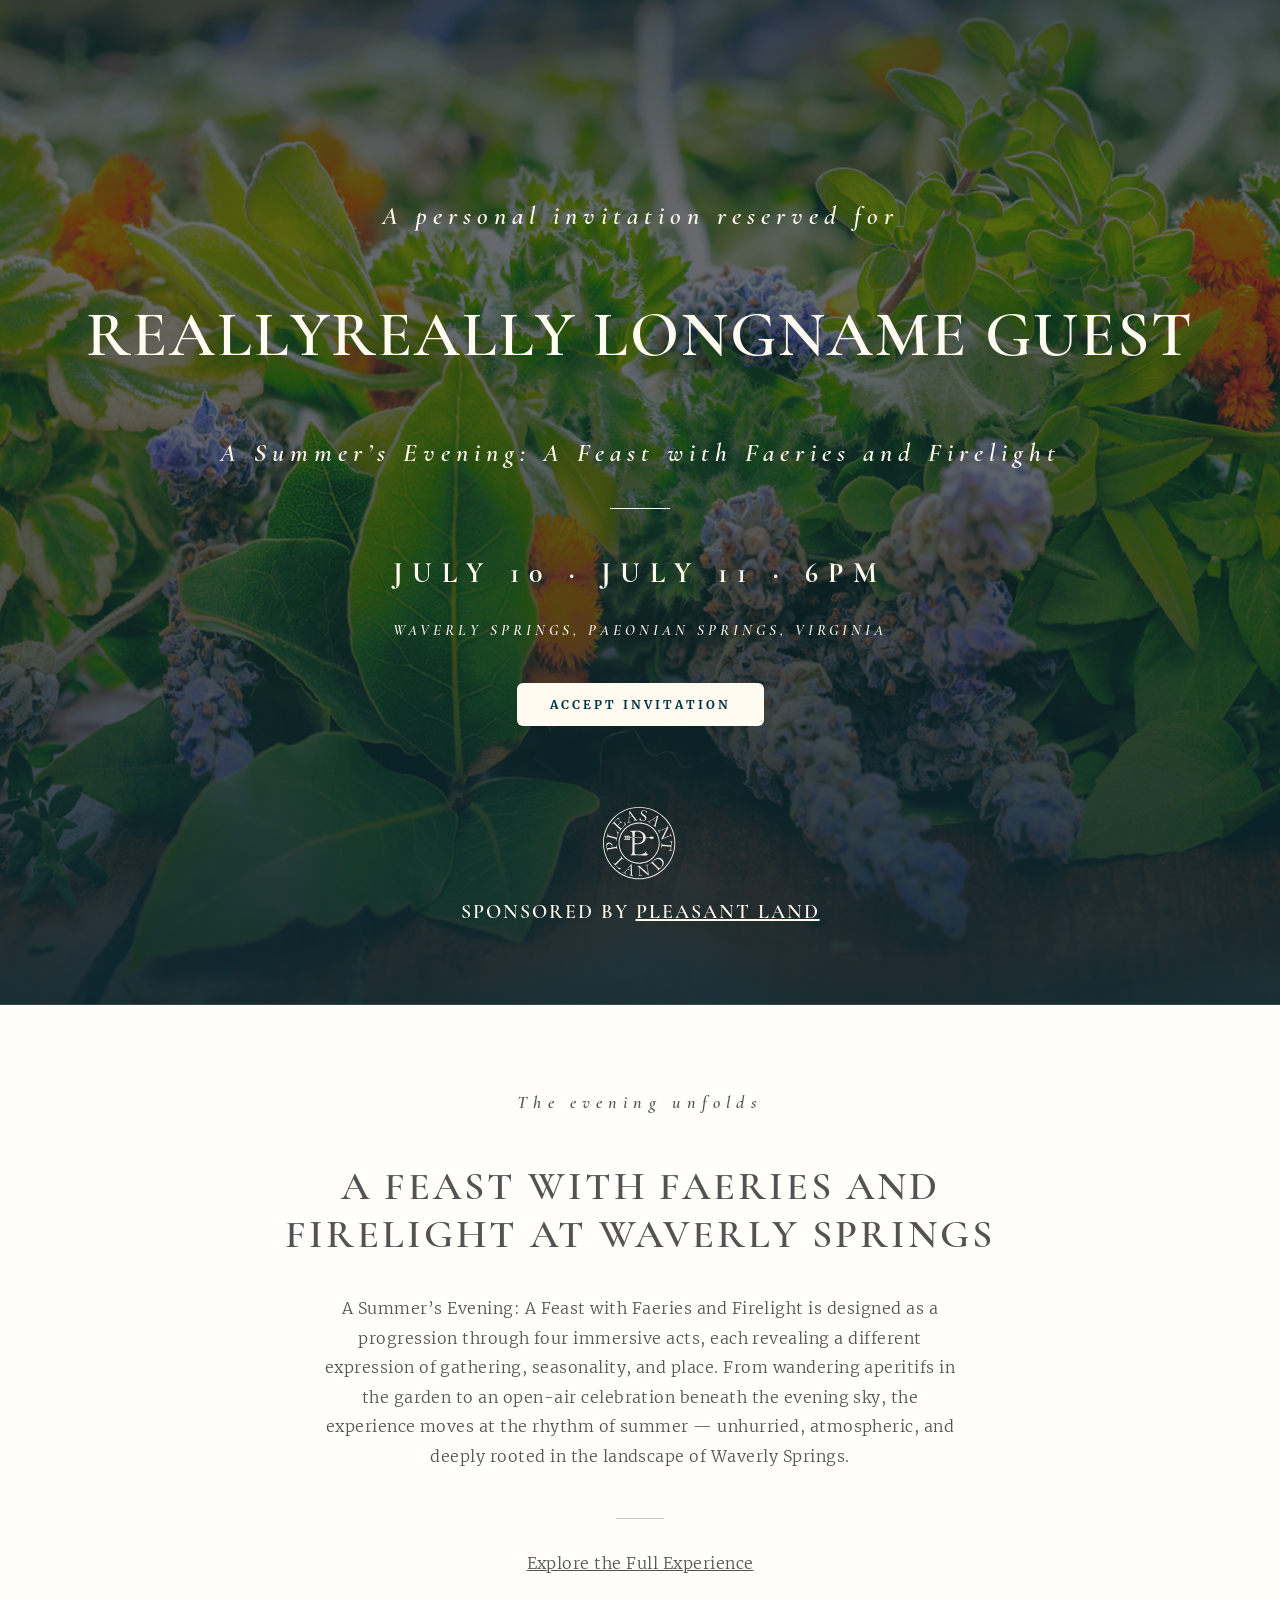
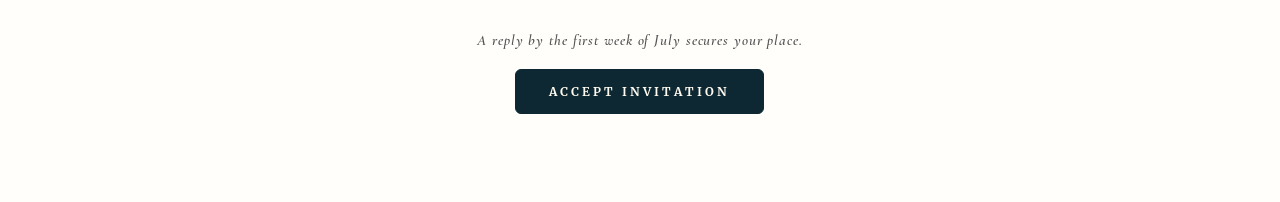
<file: index.html>
<!doctype html>
<html lang="en">
<head>
    <meta charset="UTF-8">
    <meta name="viewport"
          content="width=device-width, user-scalable=no, initial-scale=1.0, maximum-scale=1.0, minimum-scale=1.0">
    <meta http-equiv="X-UA-Compatible" content="ie=edge">
    <title>Waverlysprings | Invite</title>
    <link rel="stylesheet" href="css/main.css">
</head>
<body>
<div class="wrapper">
    <!--  theme header  -->
    <main>
        <!--   hero     -->
        <section class="invite-hero">
            <img class="c-image invite-hero-bg b-image"
                 src="img/hero-bg.jpg" width="1440" height="1005" alt="Bg Image" decoding="async">

            <div class="invite-hero-wrapper">
                <div class="invite-hero-heading">
                    <div class="invite-hero-heading-inner">
                        <div class="invite-hero-subtitle-top">A personal invitation reserved for</div>
                        <h1 class="invite-hero-title">ReallyReally LongName Guest</h1>
                        <div class="invite-hero-subtitle-bottom">A Summer’s Evening: A Feast with Faeries and
                            Firelight
                        </div>
                    </div>
                </div>

                <div class="invite-hero-bottom">
                    <div class="invite-hero-divider"></div>
                    <div class="invite-hero-dates">July 10 · July 11 · 6PM</div>
                    <div class="invite-hero-footer-subtitle">Waverly Springs, Paeonian Springs, Virginia</div>
                </div>

                <button class="c-btn filled accept-invite-btn" data-modal="invite">Accept Invitation</button>

                <div class="invite-hero-sponsor">
                    <a href="https://pleasantland.com/" target="_blank" rel="noopener noreferrer">
                        <img src="img/pl-logo.svg" width="77" height="77"
                             alt="Pleasant Land" class="invite-hero-sponsor-logo">
                    </a>
                    <div class="invite-hero-sponsor-text">
                        SPONSORED BY <a href="https://pleasantland.com/" class="invite-hero-sponsor-link"
                                        target="_blank" rel="noopener noreferrer">PLEASANT LAND</a>
                    </div>
                </div>
            </div>
        </section>

        <!--   cta     -->
        <section class="invite-cta">
            <div class="container">
                <div class="invite-cta-inner">
                    <div class="invite-cta-subtitle-top">The evening unfolds</div>

                    <h2 class="invite-cta-title">A Feast with Faeries and Firelight at Waverly Springs</h2>

                    <div class="invite-cta-content editor-content">
                        <p>A Summer’s Evening: A Feast with Faeries and Firelight is designed as a progression through
                            four immersive acts, each revealing a different expression of gathering, seasonality, and
                            place. From wandering aperitifs in the garden to an open-air celebration beneath the evening
                            sky, the experience moves at the rhythm of summer — unhurried, atmospheric, and deeply
                            rooted in the landscape of Waverly Springs.</p>
                    </div>

                    <div class="invite-cta-divider"></div>
                    <a href="/summer" class="invite-cta-explore-link">
                        Explore the Full Experience </a>

                    <div class="invite-cta-bottom">
                        <div class="invite-cta-subtitle-bottom">A reply by the first week of July secures your place.
                        </div>

                        <button class="c-btn filled dark accept-invite-btn" data-modal="invite">
                            Accept Invitation
                        </button>
                    </div>
                </div>
            </div>
        </section>
    </main>
    <!--  theme footer  -->
    <footer>
    <!--   popup     -->
        <div id="invite-popup" class="popup invite-popup is-hidden" data-modal-id="invite">
            <div class="popup-inner invite-modal">
                <div class="invite-modal-content">
                    <h3 class="invite-modal-title">A personal invitation for:</h3>
                    <div class="invite-modal-name">Very Very Very Long Name</div>
                    <h5>A Feast with Faeries and Firelight</h5>

                    <div class="invite-modal-details">
                        <p class="invite-modal-location">Waverly Springs, Paeonian Springs, Virginia</p>
                    </div>

                    <div class="invite-modal-divider"></div>

                    <form id="invite-form" class="invite-form invite-modal-form">
                        <h4 class="invite-modal-form-title">Select Your Evening</h4>
                        <div class="invite-form-radios">
                            <label class="invite-form-radio">
                                <input type="radio" name="invite_date" value="July 10" required>
                                <span class="invite-form-radio-text">July 10</span>
                            </label>
                            <label class="invite-form-radio">
                                <input type="radio" name="invite_date" value="July 11" required>
                                <span class="invite-form-radio-text">July 11</span>
                            </label>
                        </div>

                        <div class="invite-form-guest">
                            <div class="invite-form-guest-text">
                                <span class="invite-form-guest-title">Bringing a guest?</span>
                                <span class="invite-form-guest-subtitle">Your invitation includes one additional seat</span>
                            </div>
                            <label class="invite-toggle" aria-label="Bringing a guest">
                                <input type="checkbox" name="has_guest" class="invite-toggle-input">
                                <span class="invite-toggle-track"></span>
                            </label>
                        </div>

                        <div class="invite-form-dietary">
                            <label class="invite-form-dietary-label" for="dietary_notes">
                                DIETARY NOTES <span class="invite-form-dietary-optional">(optional)</span>
                            </label>
                            <textarea
                                id="dietary_notes"
                                name="dietary_notes"
                                class="invite-form-dietary-textarea"
                                placeholder="Any allergies or preferences for you or your guest..."
                                rows="3"
                            ></textarea>
                        </div>

                        <button type="submit" class="c-btn filled dark">Accept Invitation</button>
                        <p class="invite-modal-note">Seating is limited - a prompt reply secures your place.</p>
                    </form>
                </div>

                <div class="invite-modal-confirm">
                    <button type="button" class="invite-modal-close" data-modal-close></button>

                    <div class="invite-modal-confirm-sparkle">
                        <span class="invite-modal-confirm-line"></span>
                        <span class="invite-modal-confirm-star"></span>
                        <span class="invite-modal-confirm-line"></span>
                    </div>

                    <h3 class="invite-modal-confirm-title">We'll see you there, <br> Long Long Username</h3>

                    <div class="invite-modal-confirm-badge">
                        JULY 10 · FRIDAY · 6PM · WAVERLY SPRINGS
                    </div>

                    <div class="invite-modal-confirm-divider"></div>

                    <p class="invite-modal-confirm-text">
                        A confirmation has been sent to<br>
                        <strong>test@mail.com</strong><br>
                        with details on arrival<br>
                        and the evening's programme.
                    </p>

                    <button type="button" class="c-btn filled dark invite-modal-confirm-close" data-modal-close>
                        CLOSE
                    </button>
                </div>
            </div>
        </div>
    </footer>
</div>
<script src="js/main.js"></script>
</body>
</html>
</file>
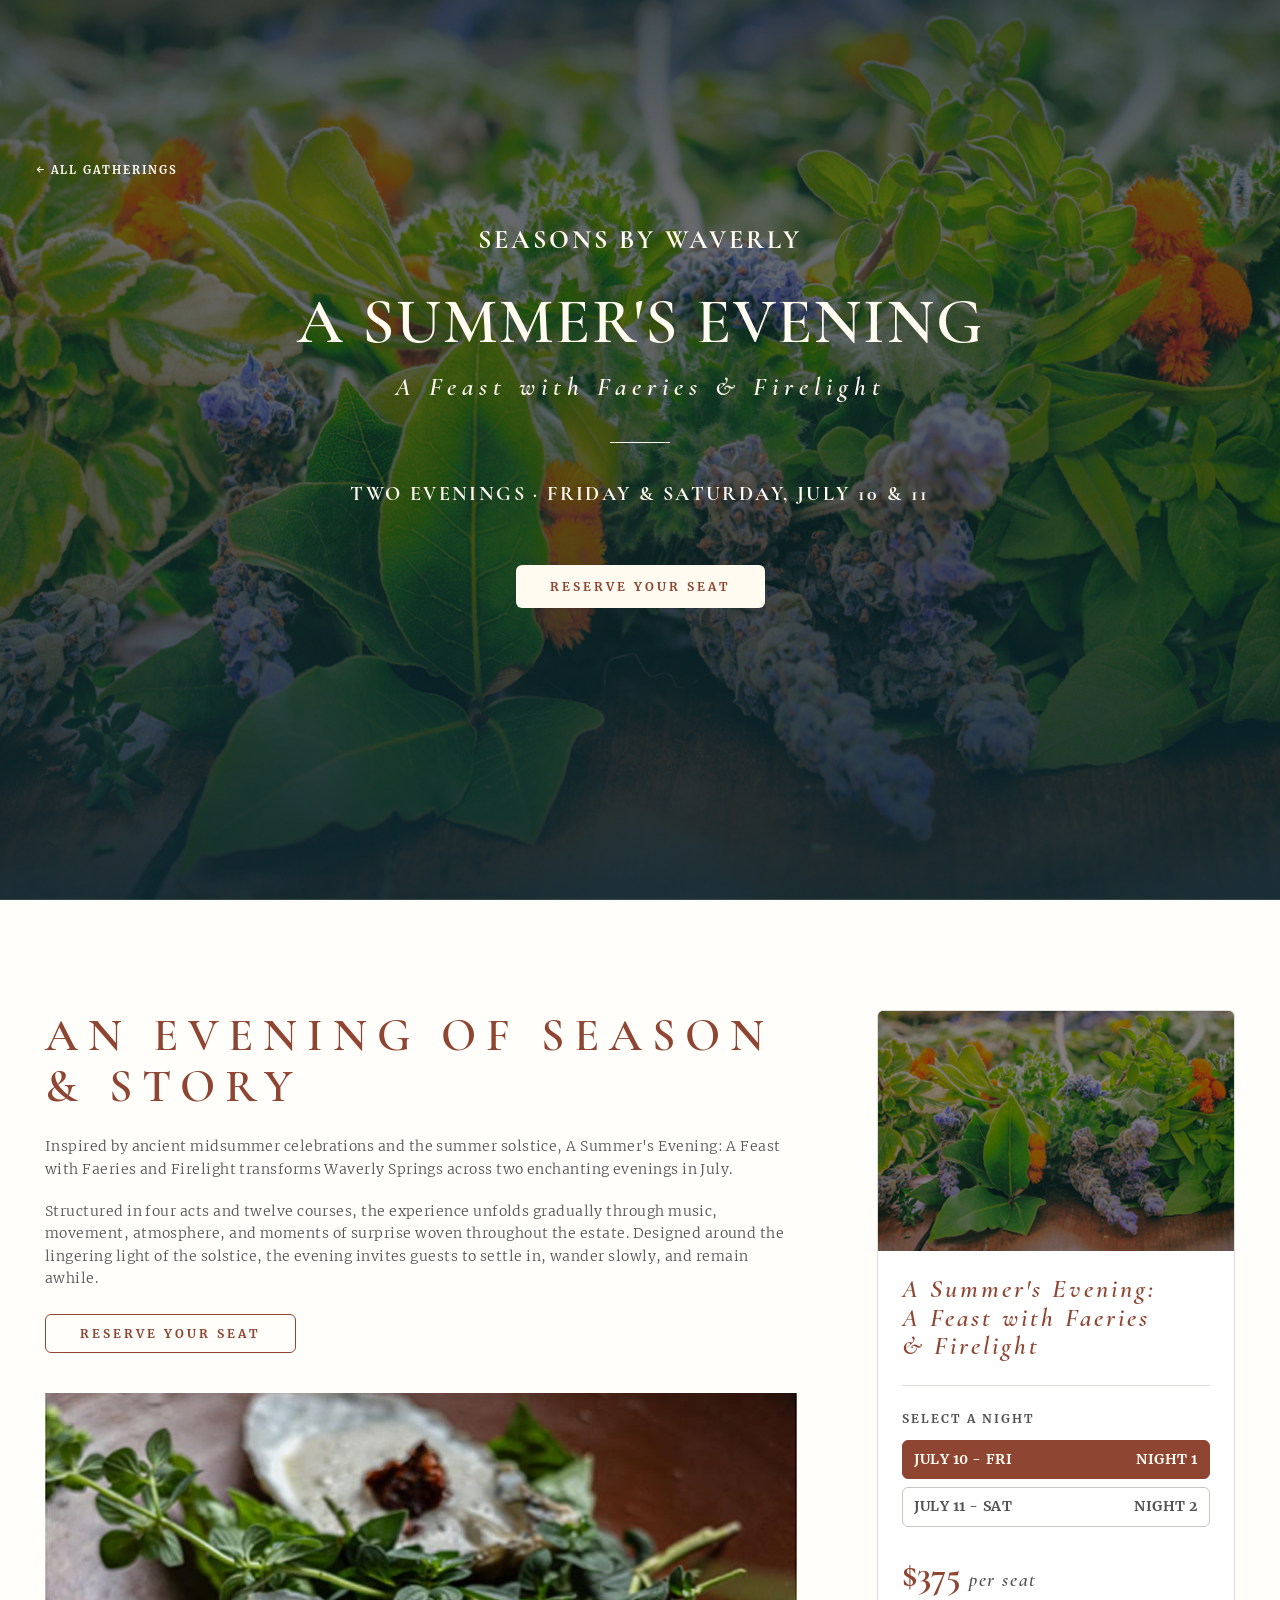
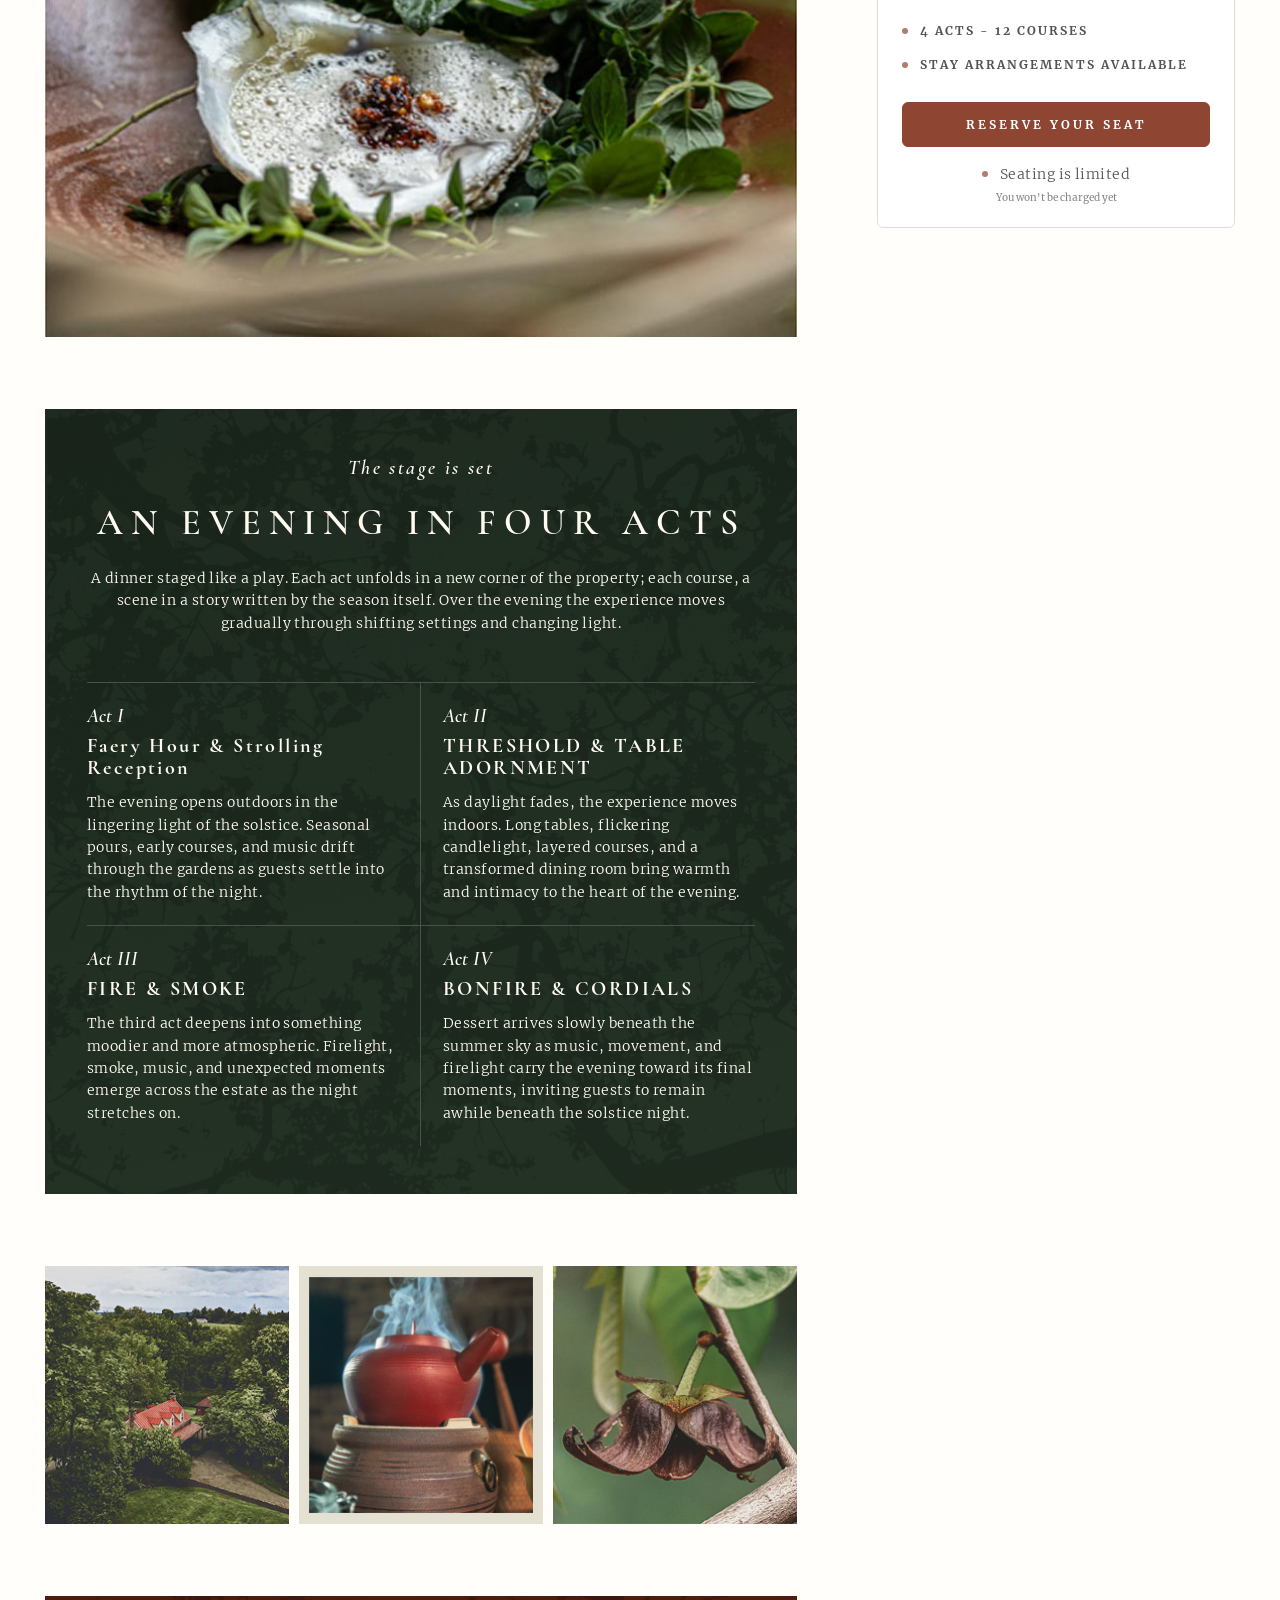
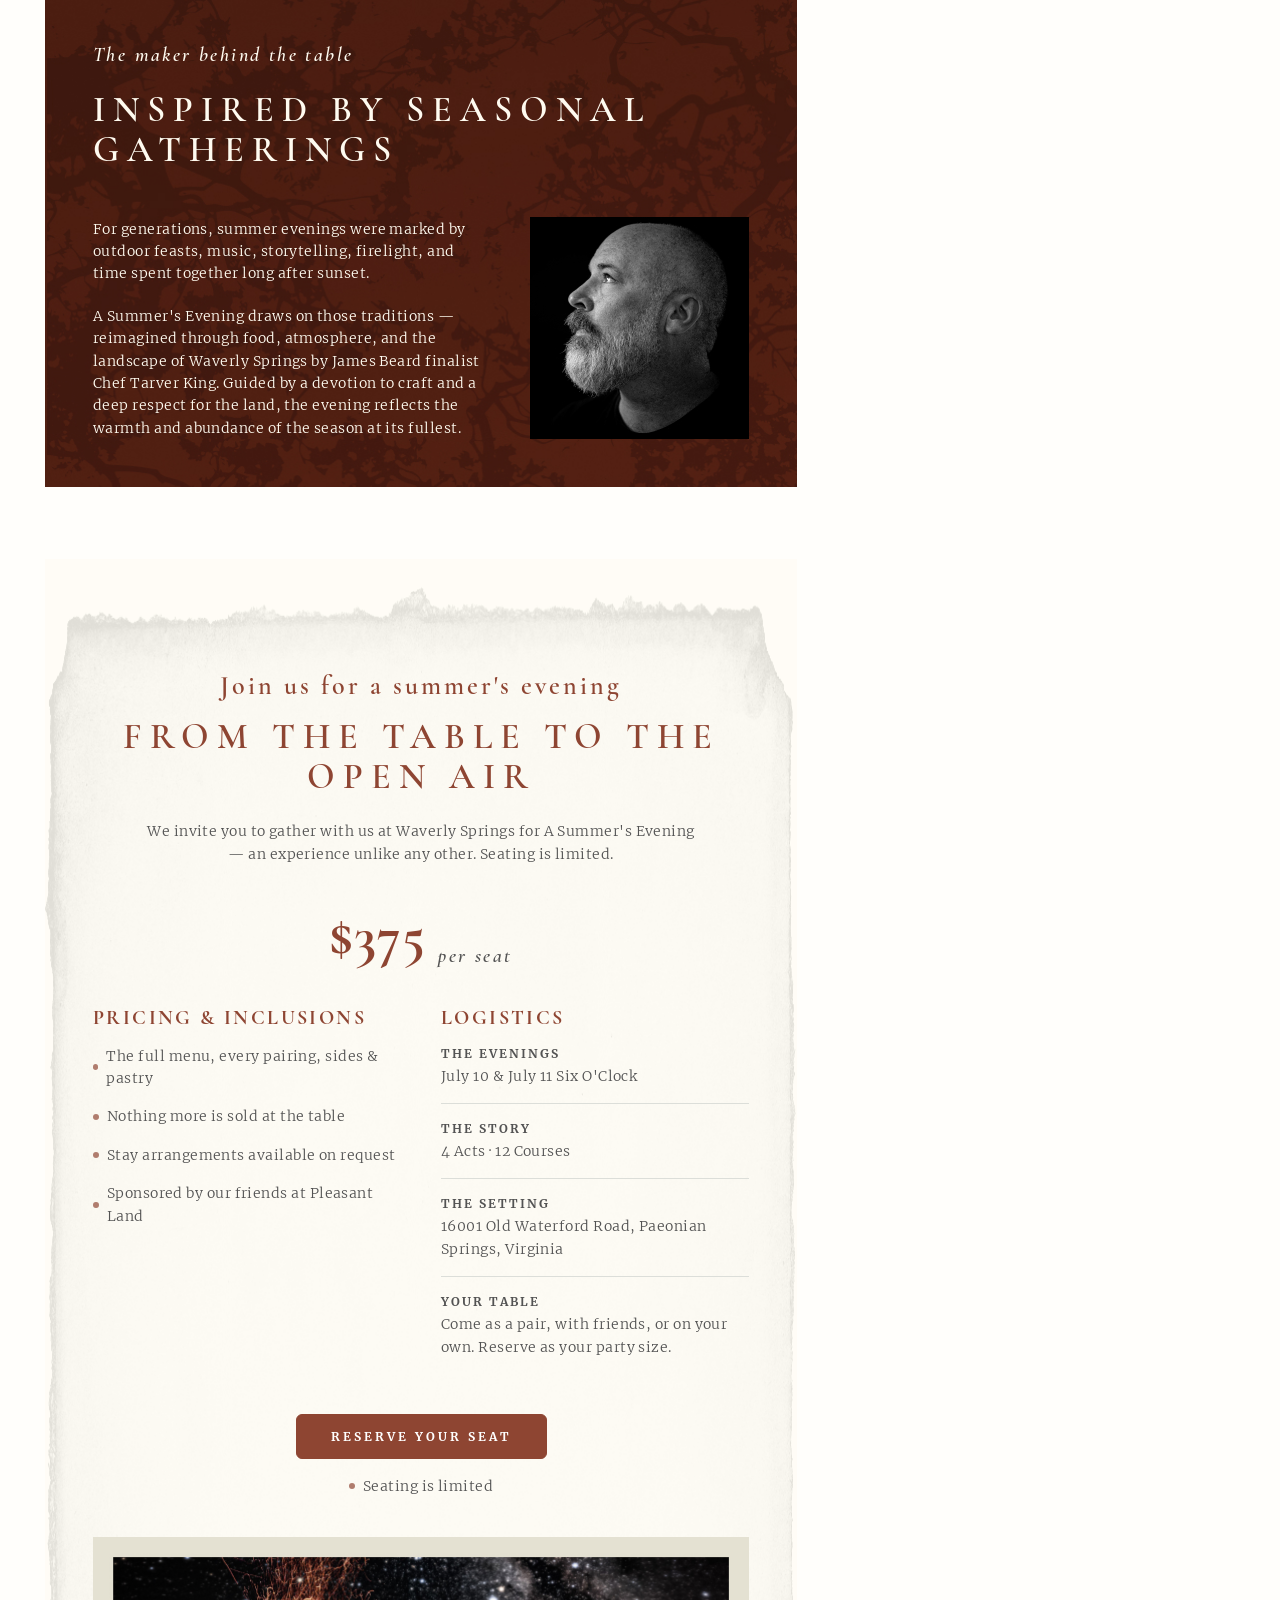
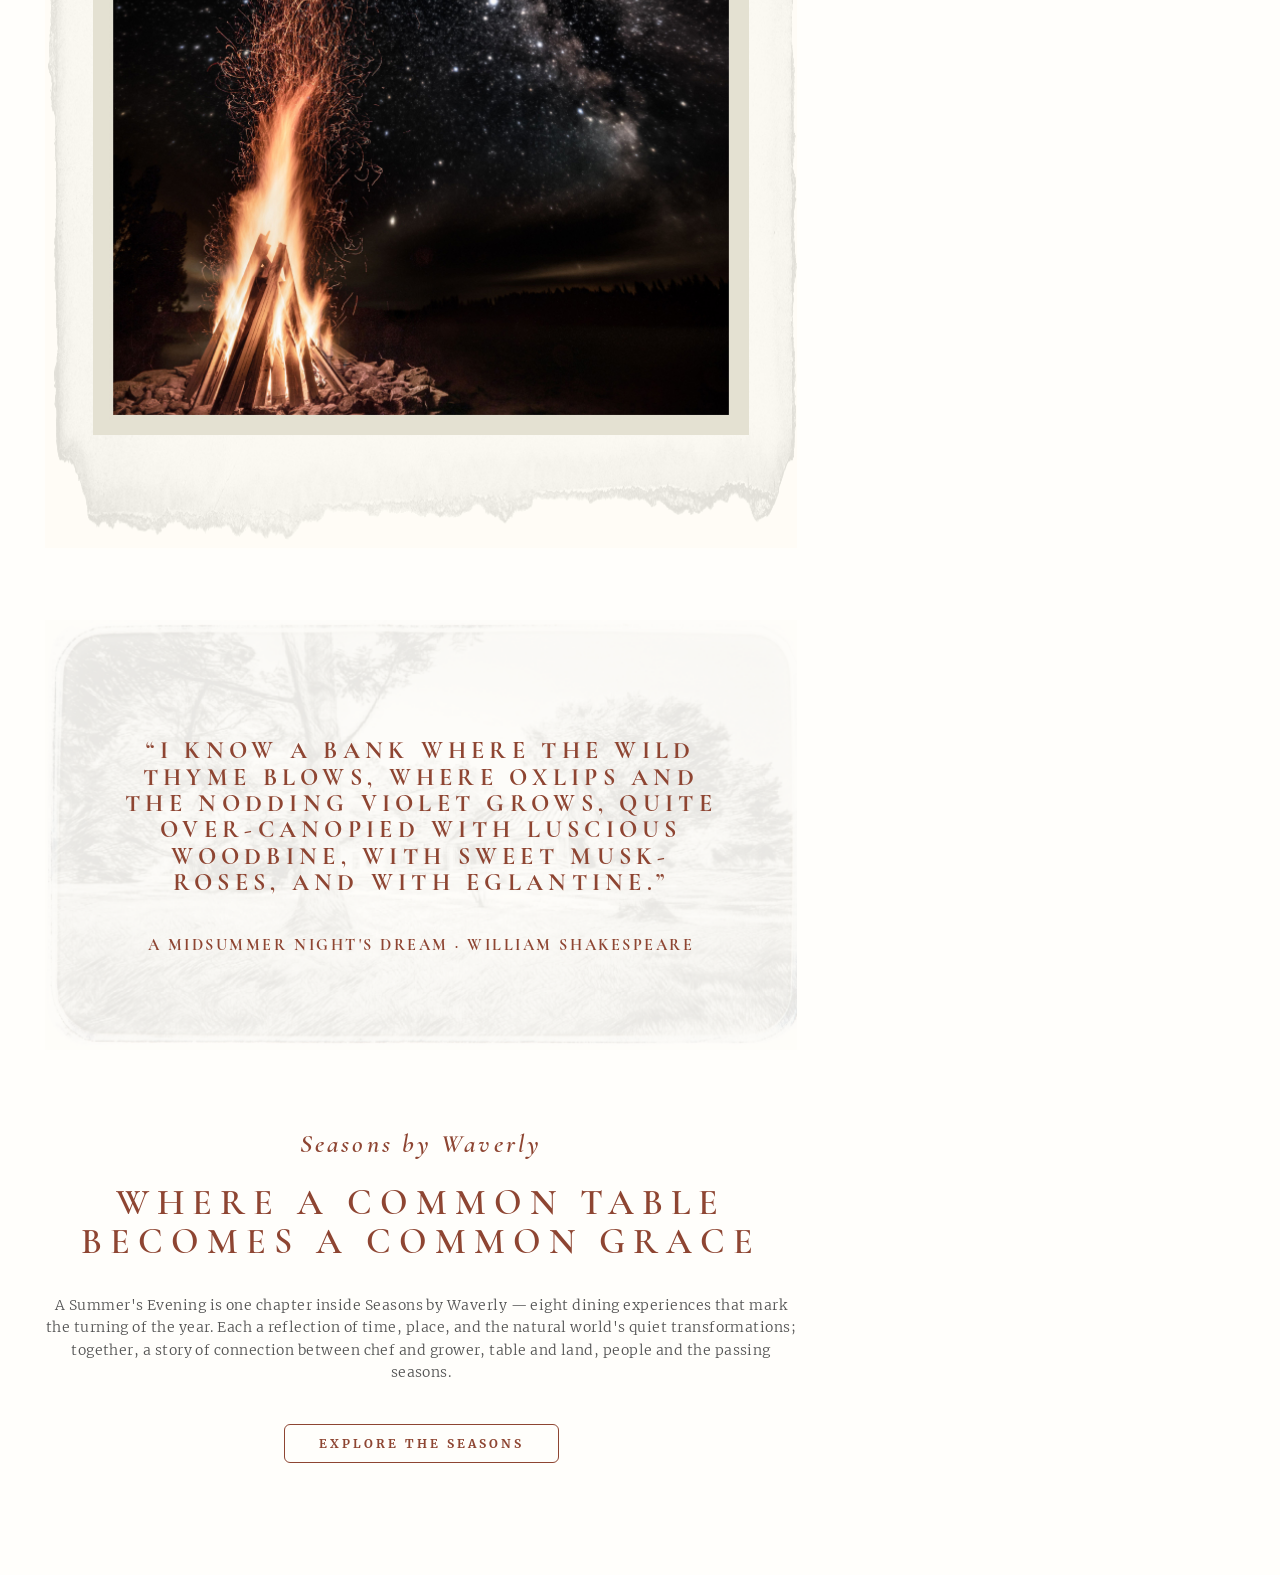
<file: events-single.html>
<!doctype html>
<html lang="en">

<head>
    <meta charset="UTF-8">
    <meta name="viewport"
        content="width=device-width, user-scalable=no, initial-scale=1.0, maximum-scale=1.0, minimum-scale=1.0">
    <meta http-equiv="X-UA-Compatible" content="ie=edge">
    <title>Waverlysprings | Single Event</title>
    <link rel="stylesheet" href="css/main.css">
</head>

<body>
    <div class="wrapper">
        <!--  theme header  -->
        <main>
            <!--  single hero -->
            <section class="single-hero">
                <img class="c-image single-hero-bg b-image" src="img/hero-bg.jpg" width="1440" height="1005"
                    alt="Bg Image" decoding="async">
                <div class="single-hero-wrapper">
                    <a class="single-hero-back" href="/events.html">
                        ← All gatherings
                    </a>
                    <div class="single-hero-heading">
                        <div class="single-hero-heading-inner">
                            <div class="single-hero-subtitle">Seasons by Waverly</div>
                            <h1 class="single-hero-title">A Summer's Evening</h1>
                            <div class="single-hero-subtitle-bottom">
                                A Feast with Faeries & Firelight
                            </div>
                        </div>
                    </div>

                    <div class="single-hero-bottom">
                        <div class="single-hero-divider"></div>
                        <div class="single-hero-dates">Two Evenings · Friday & Saturday, July 10 & 11</div>
                    </div>

                    <a href="/book-a-table" class="c-btn filled-light">Reserve your seat</a>
                </div>
            </section>

            <!-- single content -->
            <div class="events-single">
                <div class="container">
                    <div class="events-single-inner">
                        <div class="single-sections">
                            <section class="events-single-text-image">
                                <h2 class="events-single-title">AN EVENING OF SEASON & STORY</h2>
                                <div class="events-single-text sans-body">
                                    <p>
                                        Inspired by ancient midsummer celebrations and the summer solstice, A Summer's
                                        Evening: A Feast with Faeries and Firelight transforms Waverly Springs across
                                        two enchanting evenings in July.
                                    </p>
                                    <p>
                                        Structured in four acts and twelve courses, the experience unfolds gradually
                                        through music, movement, atmosphere, and moments of surprise woven throughout
                                        the estate. Designed around the lingering light of the solstice, the evening
                                        invites guests to settle in, wander slowly, and remain awhile.
                                    </p>
                                </div>
                                <a href="#book" class="c-btn accent border events-single-btn">RESERVE YOUR SEAT</a>
                                <img src="img/si1.jpg" alt="Oysters" class="events-single-image">
                            </section>
                            <section class="events-single-acts" style="background-image: url('img/green-bg.jpg');">
                                <div class="events-single-acts-header">
                                    <div class="events-single-acts-subtitle">The stage is set</div>
                                    <h2 class="events-single-acts-title">AN EVENING IN FOUR ACTS</h2>
                                    <p class="events-single-acts-intro sans-body">
                                        A dinner staged like a play. Each act unfolds in a new corner of the property;
                                        each course, a scene in a story written by the season itself. Over the evening
                                        the experience moves gradually through shifting settings and changing light.
                                    </p>
                                </div>

                                <div class="events-single-acts-grid">
                                    <div class="events-single-act">
                                        <div class="events-single-act-num">Act I</div>
                                        <h3 class="events-single-act-title">Faery Hour & Strolling Reception</h3>
                                        <p class="events-single-act-desc sans-body">The evening opens outdoors in the
                                            lingering light of the solstice. Seasonal pours, early courses, and music
                                            drift through the gardens as guests settle into the rhythm of the night.</p>
                                    </div>
                                    <div class="events-single-act">
                                        <div class="events-single-act-num">Act II</div>
                                        <h3 class="events-single-act-title uppercase">THRESHOLD & TABLE ADORNMENT</h3>
                                        <p class="events-single-act-desc sans-body">As daylight fades, the experience
                                            moves indoors. Long tables, flickering candlelight, layered courses, and a
                                            transformed dining room bring warmth and intimacy to the heart of the
                                            evening.</p>
                                    </div>
                                    <div class="events-single-act">
                                        <div class="events-single-act-num">Act III</div>
                                        <h3 class="events-single-act-title uppercase">FIRE & SMOKE</h3>
                                        <p class="events-single-act-desc sans-body">The third act deepens into something
                                            moodier and more atmospheric. Firelight, smoke, music, and unexpected
                                            moments emerge across the estate as the night stretches on.</p>
                                    </div>
                                    <div class="events-single-act">
                                        <div class="events-single-act-num">Act IV</div>
                                        <h3 class="events-single-act-title uppercase">BONFIRE & CORDIALS</h3>
                                        <p class="events-single-act-desc sans-body">Dessert arrives slowly beneath the
                                            summer sky as music, movement, and firelight carry the evening toward its
                                            final moments, inviting guests to remain awhile beneath the solstice night.
                                        </p>
                                    </div>
                                </div>
                            </section>

                            <!-- gallery section -->
                            <section class="events-single-gallery">
                                <div class="events-gallery-grid">
                                    <div class="events-gallery-item">
                                        <img src="img/im1.jpg" alt="Event Gallery 1" class="events-gallery-img">
                                    </div>
                                    <div class="events-gallery-item">
                                        <img src="img/im2.jpg" alt="Event Gallery 2" class="events-gallery-img">
                                    </div>
                                    <div class="events-gallery-item">
                                        <img src="img/im3.jpg" alt="Event Gallery 3" class="events-gallery-img">
                                    </div>
                                </div>
                            </section>

                            <!-- maker section -->
                            <section class="events-single-maker" style="background-image: url('img/red-bg.jpg');">
                                <div class="events-single-maker-header">
                                    <div class="events-single-maker-subtitle">The maker behind the table</div>
                                    <h2 class="events-single-maker-title">INSPIRED BY SEASONAL GATHERINGS</h2>
                                </div>
                                <div class="events-single-maker-inner">
                                    <div class="events-single-maker-content">
                                        <div class="events-single-maker-text sans-body color-light">
                                            <p>For generations, summer evenings were marked by outdoor feasts, music,
                                                storytelling, firelight, and time spent together long after sunset.</p>
                                            <p>A Summer's Evening draws on those traditions — reimagined through food,
                                                atmosphere, and the landscape of Waverly Springs by James Beard finalist
                                                Chef Tarver King. Guided by a devotion to craft and a deep respect for
                                                the land, the evening reflects the warmth and abundance of the season at
                                                its fullest.</p>
                                        </div>
                                    </div>
                                    <div class="events-single-maker-image-wrap">
                                        <img src="img/person.jpg" alt="Chef Tarver King"
                                            class="events-single-maker-image">
                                    </div>
                                </div>
                            </section>

                            <!-- paper section -->
                            <section class="events-single-paper" style="background-image: url('img/paper-bg.png');">
                                <div class="events-single-paper-inner">
                                    <div class="events-single-paper-subtitle">Join us for a summer's evening</div>
                                    <h2 class="events-single-paper-title">FROM THE TABLE TO THE<br>OPEN AIR</h2>
                                    <div class="events-single-paper-text sans-body">
                                        We invite you to gather with us at Waverly Springs for A Summer's Evening<br>
                                        — an experience unlike any other. Seating is limited.
                                    </div>

                                    <div class="events-single-paper-price-wrap">
                                        <div class="events-single-paper-price">$375</div>
                                        <div class="events-single-paper-per-seat">per seat</div>
                                    </div>

                                    <div class="events-single-paper-grid">
                                        <div class="events-single-paper-col">
                                            <h3 class="events-single-paper-col-title">PRICING & INCLUSIONS</h3>
                                            <ul class="events-single-paper-list">
                                                <li class="sans-body">The full menu, every pairing, sides & pastry</li>
                                                <li class="sans-body">Nothing more is sold at the table</li>
                                                <li class="sans-body">Stay arrangements available on request</li>
                                                <li class="sans-body">Sponsored by our friends at Pleasant Land</li>
                                            </ul>
                                        </div>
                                        <div class="events-single-paper-col">
                                            <h3 class="events-single-paper-col-title">LOGISTICS</h3>

                                            <div class="events-single-paper-item">
                                                <h4 class="events-single-paper-item-title">THE EVENINGS</h4>
                                                <div class="events-single-paper-item-text sans-body">July 10 & July 11 Six O'Clock
                                                </div>
                                            </div>

                                            <div class="events-single-paper-item">
                                                <h4 class="events-single-paper-item-title">THE STORY</h4>
                                                <div class="events-single-paper-item-text sans-body">4 Acts · 12 Courses</div>
                                            </div>

                                            <div class="events-single-paper-item">
                                                <h4 class="events-single-paper-item-title">THE SETTING</h4>
                                                <div class="events-single-paper-item-text sans-body">16001 Old Waterford Road,
                                                    Paeonian Springs, Virginia</div>
                                            </div>

                                            <div class="events-single-paper-item">
                                                <h4 class="events-single-paper-item-title">YOUR TABLE</h4>
                                                <div class="events-single-paper-item-text sans-body">Come as a pair, with friends,
                                                    or on your own. Reserve as your party size.</div>
                                            </div>
                                        </div>
                                    </div>

                                    <div class="events-single-paper-action">
                                        <a href="/book-a-table" class="c-btn filled-accent">RESERVE YOUR SEAT</a>
                                        <div class="events-single-paper-note sans-body">Seating is limited</div>
                                    </div>

                                    <div class="events-single-paper-image-wrap">
                                        <img src="img/paper-img.jpg" alt="Campfire" class="events-single-paper-image">
                                    </div>
                                </div>
                            </section>

                            <!-- quote section -->
                            <section class="events-single-quote" style="background-image: url('img/quote-bg.png');">
                                <div class="events-single-quote-inner">
                                    <div class="events-single-quote-text">
                                        “I KNOW A BANK WHERE THE WILD THYME BLOWS, WHERE OXLIPS AND THE NODDING VIOLET GROWS, QUITE OVER-CANOPIED WITH LUSCIOUS WOODBINE, WITH SWEET MUSK-ROSES, AND WITH EGLANTINE.”
                                    </div>
                                    <div class="events-single-quote-author">
                                        A MIDSUMMER NIGHT'S DREAM · WILLIAM SHAKESPEARE
                                    </div>
                                </div>
                            </section>

                            <!-- outro section -->
                            <section class="events-single-outro">
                                <div class="events-single-outro-subtitle">Seasons by Waverly</div>
                                <h2 class="events-single-outro-title">WHERE A COMMON TABLE<br>BECOMES A COMMON GRACE</h2>
                                <div class="events-single-outro-text sans-body">
                                    A Summer's Evening is one chapter inside Seasons by Waverly — eight dining experiences that mark the turning of the year. Each a reflection of time, place, and the natural world's quiet transformations; together, a story of connection between chef and grower, table and land, people and the passing seasons.
                                </div>
                                <a href="/seasons" class="c-btn accent">EXPLORE THE SEASONS</a>
                            </section>
                        </div>

                        <aside class="events-single-widget-wrap">
                            <div class="events-single-widget">
                                <img src="img/widget-img.jpg" alt="Flowers" class="events-single-widget-image">
                                <form action="#" method="POST" class="events-single-widget-content">
                                    <input type="hidden" name="event_id" value="123">
                                    <h3 class="events-single-widget-title">A Summer's Evening:<br>A Feast with
                                        Faeries<br>& Firelight</h3>
                                    <div class="events-single-widget-divider"></div>
                                    <div class="events-single-widget-label">SELECT A NIGHT</div>
                                    <div class="events-single-widget-options">
                                        <label class="events-single-widget-option">
                                            <input type="radio" name="night" value="1" checked>
                                            <span class="events-single-widget-option-inner">
                                                <span class="events-single-widget-option-date">JULY 10 - FRI</span>
                                                <span class="events-single-widget-option-night">NIGHT 1</span>
                                            </span>
                                        </label>
                                        <label class="events-single-widget-option">
                                            <input type="radio" name="night" value="2">
                                            <span class="events-single-widget-option-inner">
                                                <span class="events-single-widget-option-date">JULY 11 - SAT</span>
                                                <span class="events-single-widget-option-night">NIGHT 2</span>
                                            </span>
                                        </label>
                                    </div>
                                    <div class="events-single-widget-price">
                                        <span class="events-single-widget-price-val">$375</span>
                                        <span class="events-single-widget-price-label">per seat</span>
                                    </div>
                                    <ul class="events-single-widget-details">
                                        <li>4 ACTS - 12 COURSES</li>
                                        <li>STAY ARRANGEMENTS AVAILABLE</li>
                                    </ul>
                                    <button type="submit" class="c-btn filled-accent events-single-widget-btn">RESERVE
                                        YOUR SEAT</button>
                                    <div class="events-single-widget-note">
                                        <div class="events-single-widget-note-top sans-body">
                                            Seating is limited
                                        </div>
                                        <div class="events-single-widget-note-small">You won't be charged yet</div>
                                    </div>
                                </form>
                            </div>
                        </aside>
                    </div>
                </div>
            </div>
        </main>
        <!--  theme footer  -->
        <footer>
            <!--   popup     -->
            <div id="invite-popup" class="popup invite-popup is-hidden" data-modal-id="invite">
                <div class="popup-inner invite-modal">
                    <div class="invite-modal-content">
                        <h3 class="invite-modal-title">A personal invitation for:</h3>
                        <div class="invite-modal-name">Very Very Very Long Name</div>
                        <h5>A Feast with Faeries and Firelight</h5>

                        <div class="invite-modal-details">
                            <p class="invite-modal-location">Waverly Springs, Paeonian Springs, Virginia</p>
                        </div>

                        <div class="invite-modal-divider"></div>

                        <form id="invite-form" class="invite-form invite-modal-form">
                            <h4 class="invite-modal-form-title">Select Your Evening</h4>
                            <div class="invite-form-radios">
                                <label class="invite-form-radio">
                                    <input type="radio" name="invite_date" value="July 10" required>
                                    <span class="invite-form-radio-text">July 10</span>
                                </label>
                                <label class="invite-form-radio">
                                    <input type="radio" name="invite_date" value="July 11" required>
                                    <span class="invite-form-radio-text">July 11</span>
                                </label>
                            </div>

                            <div class="invite-form-guest">
                                <div class="invite-form-guest-text">
                                    <span class="invite-form-guest-title">Bringing a guest?</span>
                                    <span class="invite-form-guest-subtitle">Your invitation includes one additional
                                        seat</span>
                                </div>
                                <label class="invite-toggle" aria-label="Bringing a guest">
                                    <input type="checkbox" name="has_guest" class="invite-toggle-input">
                                    <span class="invite-toggle-track"></span>
                                </label>
                            </div>

                            <div class="invite-form-dietary">
                                <label class="invite-form-dietary-label" for="dietary_notes">
                                    DIETARY NOTES <span class="invite-form-dietary-optional">(optional)</span>
                                </label>
                                <textarea id="dietary_notes" name="dietary_notes" class="invite-form-dietary-textarea"
                                    placeholder="Any allergies or preferences for you or your guest..."
                                    rows="3"></textarea>
                            </div>

                            <button type="submit" class="c-btn filled dark">Accept Invitation</button>
                            <p class="invite-modal-note">Seating is limited - a prompt reply secures your place.</p>
                        </form>
                    </div>

                    <div class="invite-modal-confirm">
                        <button type="button" class="invite-modal-close" data-modal-close></button>

                        <div class="invite-modal-confirm-sparkle">
                            <span class="invite-modal-confirm-line"></span>
                            <span class="invite-modal-confirm-star"></span>
                            <span class="invite-modal-confirm-line"></span>
                        </div>

                        <h3 class="invite-modal-confirm-title">We'll see you there, <br> Long Long Username</h3>

                        <div class="invite-modal-confirm-badge">
                            JULY 10 · FRIDAY · 6PM · WAVERLY SPRINGS
                        </div>

                        <div class="invite-modal-confirm-divider"></div>

                        <p class="invite-modal-confirm-text">
                            A confirmation has been sent to<br>
                            <strong>test@mail.com</strong><br>
                            with details on arrival<br>
                            and the evening's programme.
                        </p>

                        <button type="button" class="c-btn filled dark invite-modal-confirm-close" data-modal-close>
                            CLOSE
                        </button>
                    </div>
                </div>
            </div>
            <!-- Waitlist Popup -->
            <div id="waitlist-popup" class="popup waitlist-popup is-hidden" data-modal-id="waitlist">
                <div class="popup-inner waitlist-modal">
                    <button type="button" class="invite-modal-close" data-modal-close></button>
                    
                    <div class="waitlist-modal-content">
                        <h3 class="waitlist-modal-title">Guest Details</h3>
                        <p class="waitlist-modal-subtitle sans-body">So we can prepare a proper welcome.</p>
                        
                        <form id="waitlist-form" class="waitlist-form">
                            <div class="waitlist-form-grid">
                                <div class="waitlist-form-group">
                                    <label class="waitlist-form-label" for="wl_first_name_s">FIRST NAME*</label>
                                    <input type="text" id="wl_first_name_s" name="first_name" class="waitlist-form-input" placeholder="Placeholder text" required>
                                </div>
                                <div class="waitlist-form-group">
                                    <label class="waitlist-form-label" for="wl_last_name_s">LAST NAME*</label>
                                    <input type="text" id="wl_last_name_s" name="last_name" class="waitlist-form-input" placeholder="Placeholder text" required>
                                </div>
                                <div class="waitlist-form-group">
                                    <label class="waitlist-form-label" for="wl_email_s">EMAIL*</label>
                                    <input type="email" id="wl_email_s" name="email" class="waitlist-form-input" placeholder="Placeholder text" required>
                                </div>
                                <div class="waitlist-form-group">
                                    <label class="waitlist-form-label" for="wl_phone_s">PHONE NUMBER*</label>
                                    <input type="tel" id="wl_phone_s" name="phone" class="waitlist-form-input" placeholder="Placeholder text" required>
                                </div>
                            </div>
                            
                            <button type="submit" class="c-btn accent waitlist-form-btn">JOIN WAITLIST</button>
                        </form>
                    </div>
                </div>
            </div>
        </footer>
    </div>
    <script src="js/main.js"></script>
</body>

</html>
</file>
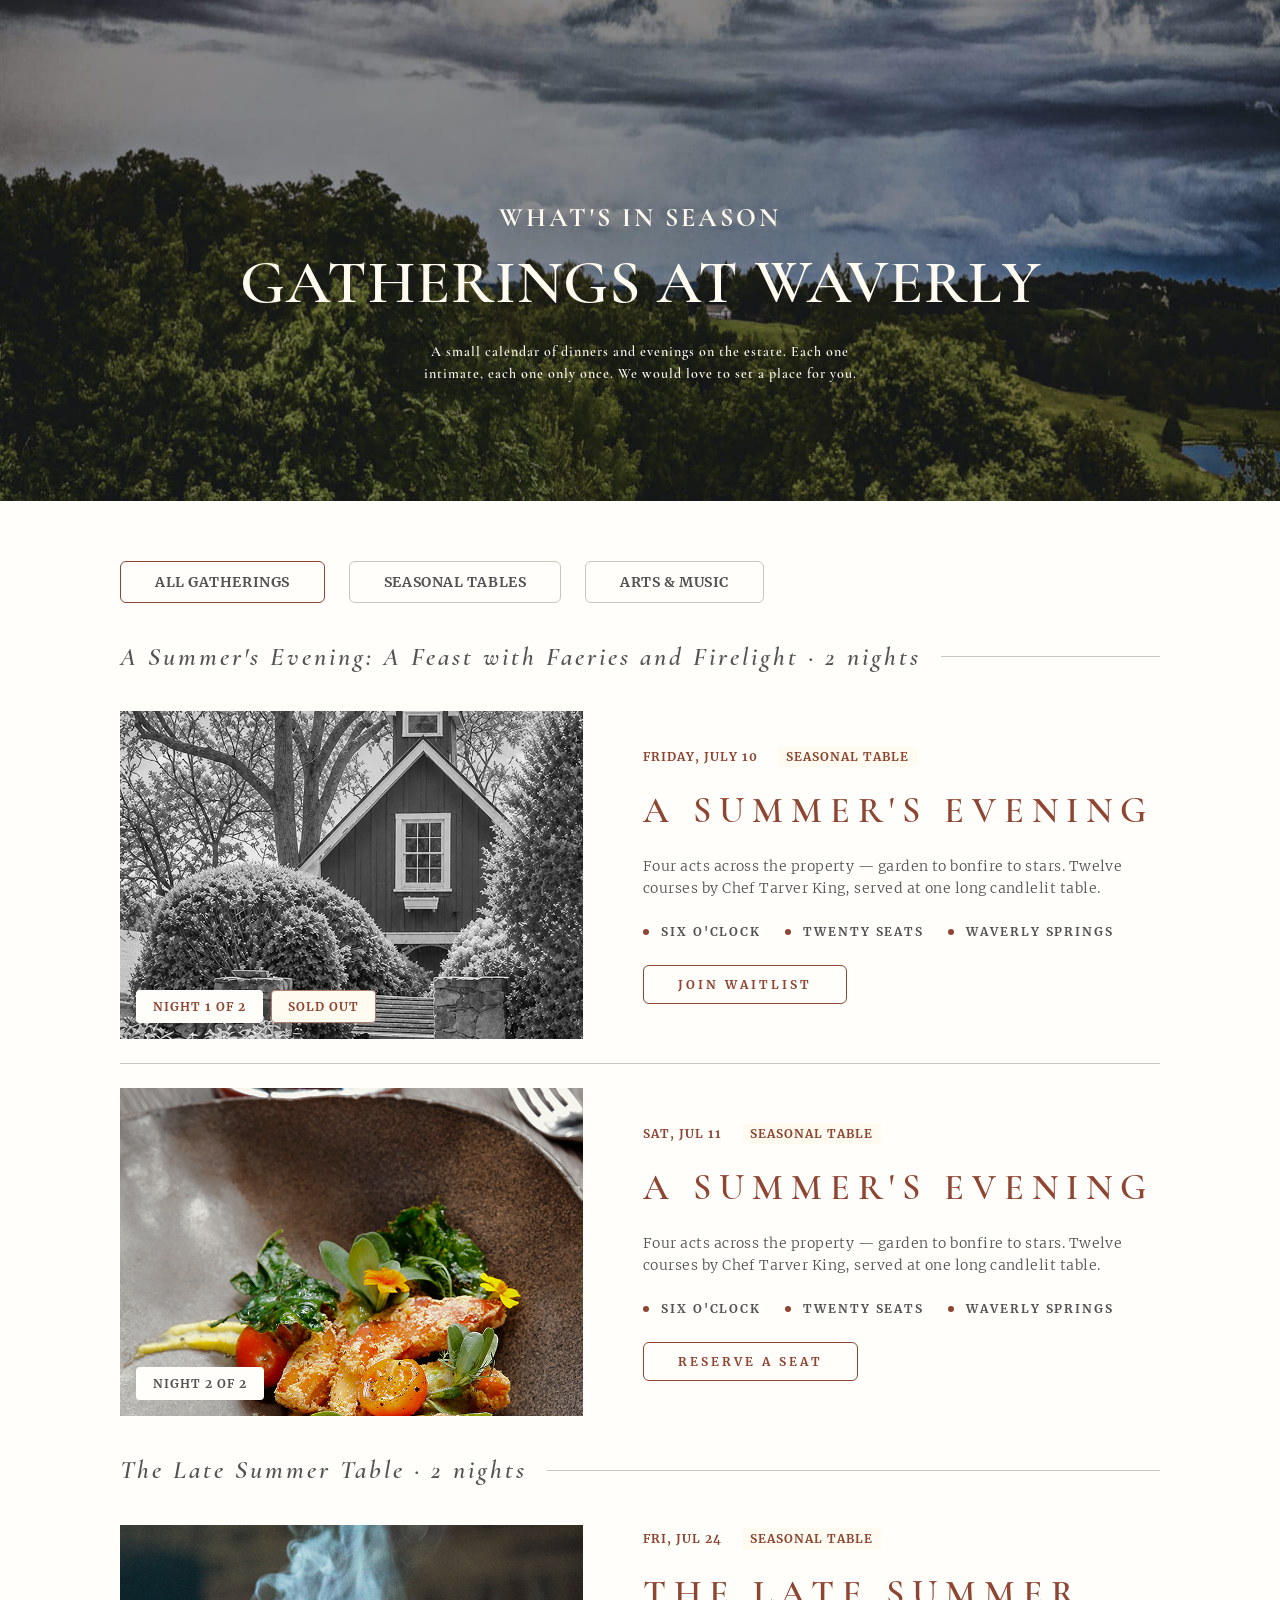
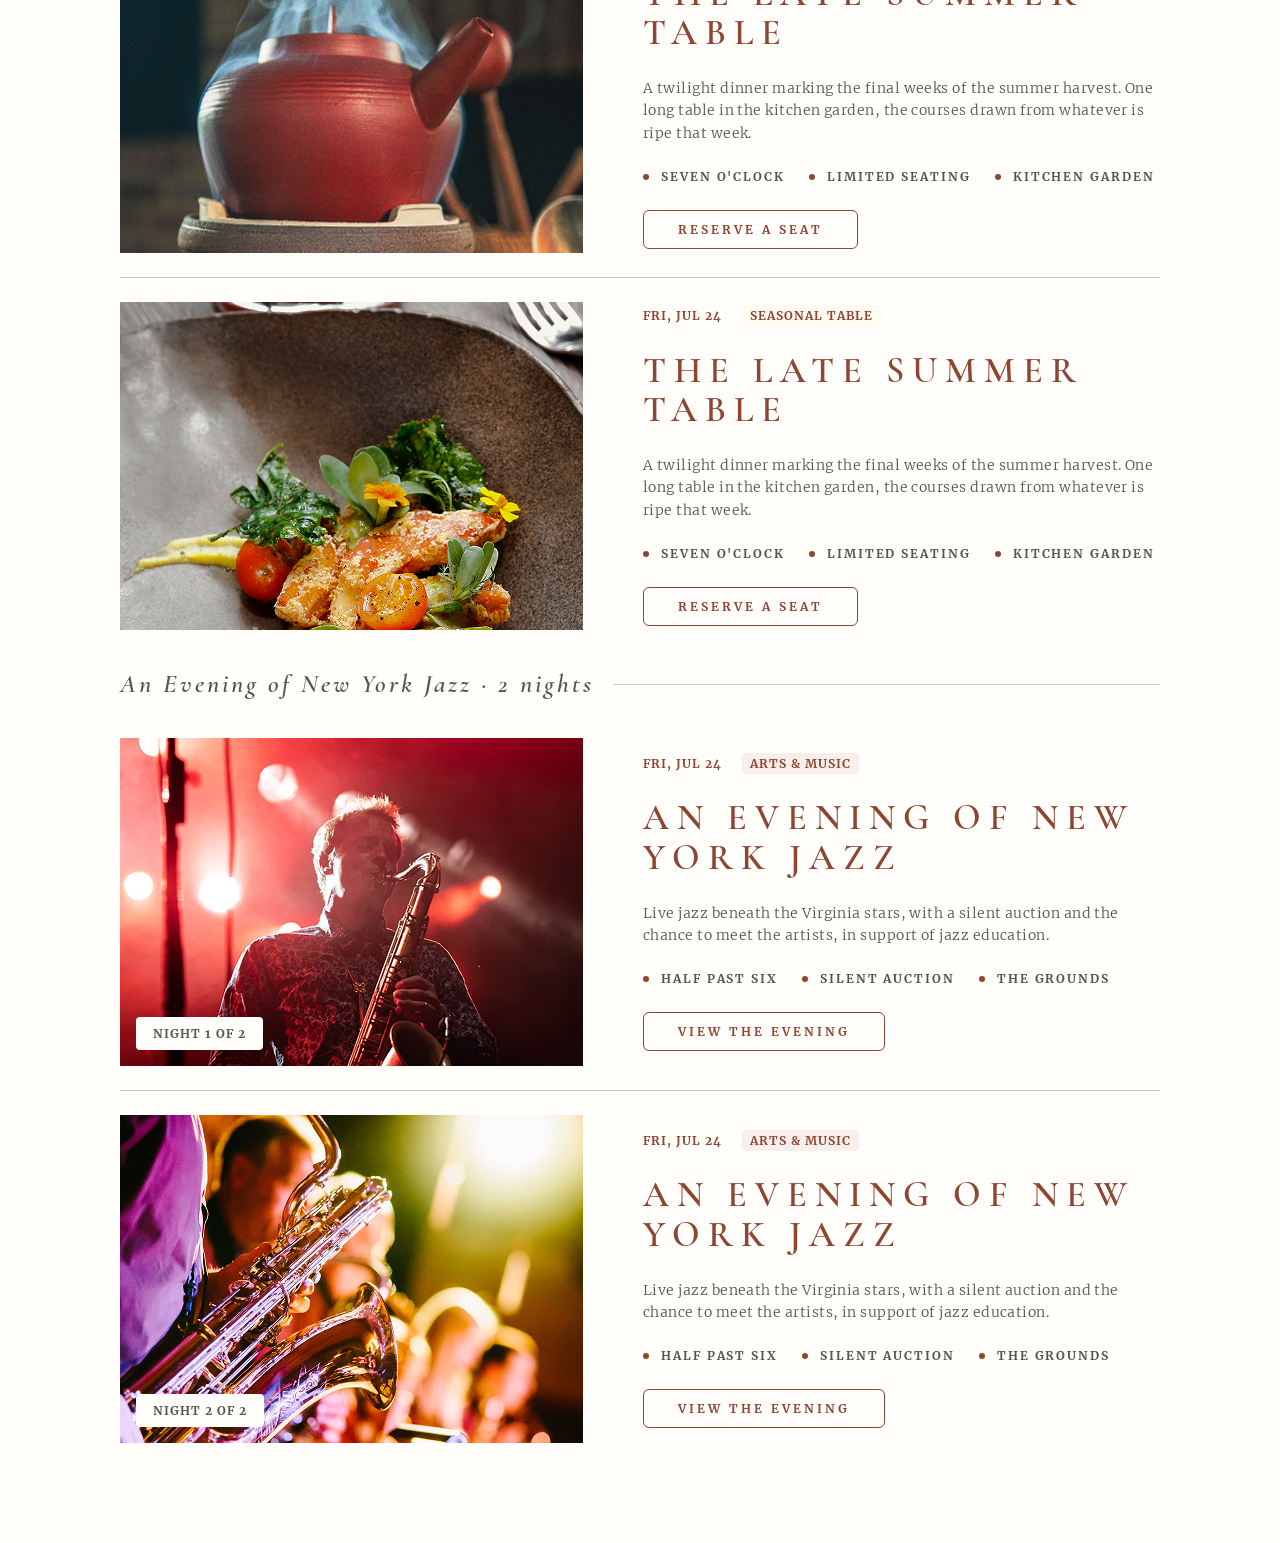
<file: events.html>
<!doctype html>
<html lang="en">
<head>
    <meta charset="UTF-8">
    <meta name="viewport"
          content="width=device-width, user-scalable=no, initial-scale=1.0, maximum-scale=1.0, minimum-scale=1.0">
    <meta http-equiv="X-UA-Compatible" content="ie=edge">
    <title>Waverlysprings | Events</title>
    <link rel="stylesheet" href="css/main.css">
</head>
<body>
<div class="wrapper">
    <!--  theme header  -->
    <main>
        <!--   hero     -->
        <section class="events-hero">
            <img class="c-image events-hero-bg"
                 src="img/events-hero.jpg" width="1440" height="500" alt="Bg Image" decoding="async">

            <div class="events-hero-wrapper">
                <div class="events-hero-heading">
                    <div class="events-hero-heading-inner">
                        <div class="events-hero-subtitle">what's in season</div>
                        <h1 class="events-hero-title">Gatherings at Waverly</h1>
                        <p class="events-hero-text">
                            A small calendar of dinners and evenings on the estate. Each one
                            intimate, each one only once. We would love to set a place for you.
                        </p>
                    </div>
                </div>
            </div>
        </section>

        <!--  Events  -->
        <section class="events">
            <div class="container">
                <div class="events-wrapper">
                    <div class="events-buttons">
                        <button class="c-btn filter active">ALL GATHERINGS</button>
                        <button class="c-btn filter">SEASONAL TABLES</button>
                        <button class="c-btn filter">ARTS & MUSIC</button>
                    </div>
                    
                    <div class="events-cards">
                        
                        <div class="events-group">
                            <div class="events-group-header">
                                <h2 class="events-group-title">A Summer's Evening: A Feast with Faeries and Firelight · 2 nights</h2>
                                <div class="events-group-line"></div>
                            </div>
                            
                            <div class="events-card sold-out">
                                <a href="/events-single.html" class="events-card-image-wrap">
                                    <img src="img/ev1.jpg" alt="A Summer's Evening" class="events-card-image">
                                    <div class="events-card-badges">
                                        <span class="events-card-badge">NIGHT 1 OF 2</span>
                                        <span class="events-card-badge sold-out">SOLD OUT</span>
                                    </div>
                                </a>
                                <div class="events-card-content">
                                    <div class="events-card-meta">
                                        <span class="events-card-date">FRIDAY, JULY 10</span>
                                        <span class="events-card-category">SEASONAL TABLE</span>
                                    </div>
                                    <h3 class="events-card-title">A SUMMER'S EVENING</h3>
                                    <p class="events-card-desc sans-body">
                                        Four acts across the property — garden to bonfire to stars. Twelve courses by Chef Tarver King, served at one long candlelit table.
                                    </p>
                                    <ul class="events-card-details">
                                        <li>SIX O'CLOCK</li>
                                        <li>TWENTY SEATS</li>
                                        <li>WAVERLY SPRINGS</li>
                                    </ul>
                                    <button class="c-btn accent border" data-modal="waitlist">JOIN WAITLIST</button>
                                </div>
                            </div>

                            <div class="events-card">
                                <a href="/events-single.html" class="events-card-image-wrap">
                                    <img src="img/ev2.jpg" alt="A Summer's Evening" class="events-card-image">
                                    <div class="events-card-badges">
                                        <span class="events-card-badge">NIGHT 2 OF 2</span>
                                    </div>
                                </a>
                                <div class="events-card-content">
                                    <div class="events-card-meta">
                                        <span class="events-card-date">Sat, Jul 11</span>
                                        <span class="events-card-category">SEASONAL TABLE</span>
                                    </div>
                                    <h3 class="events-card-title">A SUMMER'S EVENING</h3>
                                    <p class="events-card-desc sans-body">
                                        Four acts across the property — garden to bonfire to stars. Twelve courses by Chef Tarver King, served at one long candlelit table.
                                    </p>
                                    <ul class="events-card-details">
                                        <li>SIX O'CLOCK</li>
                                        <li>TWENTY SEATS</li>
                                        <li>WAVERLY SPRINGS</li>
                                    </ul>
                                    <a href="/book-a-table" class="c-btn accent border">RESERVE A SEAT</a>
                                </div>
                            </div>
                        </div>

                        <div class="events-group">
                            <div class="events-group-header">
                                <h2 class="events-group-title">The Late Summer Table · 2 nights</h2>
                                <div class="events-group-line"></div>
                            </div>

                            <div class="events-card">
                                <a href="/events-single.html" class="events-card-image-wrap">
                                    <img src="img/ev3.jpg" alt="The Late Summer Table" class="events-card-image">
                                </a>
                                <div class="events-card-content">
                                    <div class="events-card-meta">
                                        <span class="events-card-date">Fri, Jul 24</span>
                                        <span class="events-card-category">SEASONAL TABLE</span>
                                    </div>
                                    <h3 class="events-card-title">The Late Summer Table</h3>
                                    <p class="events-card-desc sans-body">
                                        A twilight dinner marking the final weeks of the summer harvest. One long table
                                        in the kitchen garden, the courses drawn from whatever is ripe that week.
                                    </p>
                                    <ul class="events-card-details">
                                        <li>Seven o'clock</li>
                                        <li>Limited seating</li>
                                        <li>Kitchen Garden</li>
                                    </ul>
                                    <a href="/book-a-table" class="c-btn accent border">RESERVE A SEAT</a>
                                </div>
                            </div>
                            <div class="events-card">
                                <a href="/events-single.html" class="events-card-image-wrap">
                                    <img src="img/ev2.jpg" alt="The Late Summer Table" class="events-card-image">
                                </a>
                                <div class="events-card-content">
                                    <div class="events-card-meta">
                                        <span class="events-card-date">Fri, Jul 24</span>
                                        <span class="events-card-category">SEASONAL TABLE</span>
                                    </div>
                                    <h3 class="events-card-title">The Late Summer Table</h3>
                                    <p class="events-card-desc sans-body">
                                        A twilight dinner marking the final weeks of the summer harvest. One long table
                                        in the kitchen garden, the courses drawn from whatever is ripe that week.
                                    </p>
                                    <ul class="events-card-details">
                                        <li>Seven o'clock</li>
                                        <li>Limited seating</li>
                                        <li>Kitchen Garden</li>
                                    </ul>
                                    <a href="/book-a-table" class="c-btn accent border">RESERVE A SEAT</a>
                                </div>
                            </div>
                        </div>

                        <div class="events-group">
                            <div class="events-group-header">
                                <h2 class="events-group-title">An Evening of New York Jazz · 2 nights</h2>
                                <div class="events-group-line"></div>
                            </div>

                            <div class="events-card">
                                <a href="/events-single.html" class="events-card-image-wrap">
                                    <img src="img/ev4.jpg" alt="The Late Summer Table" class="events-card-image">
                                    <div class="events-card-badges">
                                        <span class="events-card-badge">NIGHT 1 OF 2</span>
                                    </div>
                                </a>
                                <div class="events-card-content">
                                    <div class="events-card-meta">
                                        <span class="events-card-date">Fri, Jul 24</span>
                                        <span class="events-card-category arts">Arts & Music</span>
                                    </div>
                                    <h3 class="events-card-title">An Evening of New York Jazz</h3>
                                    <p class="events-card-desc sans-body">
                                        Live jazz beneath the Virginia stars, with a silent auction and the
                                        chance to meet the artists, in support of jazz education.
                                    </p>
                                    <ul class="events-card-details">
                                        <li>Half past six</li>
                                        <li>Silent auction</li>
                                        <li>The Grounds</li>
                                    </ul>
                                    <a href="/book-a-table" class="c-btn accent border">View the evening</a>
                                </div>
                            </div>
                            <div class="events-card">
                                <a href="/events-single.html" class="events-card-image-wrap">
                                    <img src="img/ev5.jpg" alt="The Late Summer Table" class="events-card-image">
                                    <div class="events-card-badges">
                                        <span class="events-card-badge">NIGHT 2 OF 2</span>
                                    </div>
                                </a>
                                <div class="events-card-content">
                                    <div class="events-card-meta">
                                        <span class="events-card-date">Fri, Jul 24</span>
                                        <span class="events-card-category arts">Arts & Music</span>
                                    </div>
                                    <h3 class="events-card-title">An Evening of New York Jazz</h3>
                                    <p class="events-card-desc sans-body">
                                        Live jazz beneath the Virginia stars, with a silent auction and the
                                        chance to meet the artists, in support of jazz education.
                                    </p>
                                    <ul class="events-card-details">
                                        <li>Half past six</li>
                                        <li>Silent auction</li>
                                        <li>The Grounds</li>
                                    </ul>
                                    <a href="/book-a-table" class="c-btn accent border">View the evening</a>
                                </div>
                            </div>
                        </div>

                    </div>
                </div>
            </div>
        </section>

    </main>
    <!--  theme footer  -->
    <footer>
    <!--   popup     -->
        <div id="invite-popup" class="popup invite-popup is-hidden" data-modal-id="invite">
            <div class="popup-inner invite-modal">
                <div class="invite-modal-content">
                    <h3 class="invite-modal-title">A personal invitation for:</h3>
                    <div class="invite-modal-name">Very Very Very Long Name</div>
                    <h5>A Feast with Faeries and Firelight</h5>

                    <div class="invite-modal-details">
                        <p class="invite-modal-location">Waverly Springs, Paeonian Springs, Virginia</p>
                    </div>

                    <div class="invite-modal-divider"></div>

                    <form id="invite-form" class="invite-form invite-modal-form">
                        <h4 class="invite-modal-form-title">Select Your Evening</h4>
                        <div class="invite-form-radios">
                            <label class="invite-form-radio">
                                <input type="radio" name="invite_date" value="July 10" required>
                                <span class="invite-form-radio-text">July 10</span>
                            </label>
                            <label class="invite-form-radio">
                                <input type="radio" name="invite_date" value="July 11" required>
                                <span class="invite-form-radio-text">July 11</span>
                            </label>
                        </div>

                        <div class="invite-form-guest">
                            <div class="invite-form-guest-text">
                                <span class="invite-form-guest-title">Bringing a guest?</span>
                                <span class="invite-form-guest-subtitle">Your invitation includes one additional seat</span>
                            </div>
                            <label class="invite-toggle" aria-label="Bringing a guest">
                                <input type="checkbox" name="has_guest" class="invite-toggle-input">
                                <span class="invite-toggle-track"></span>
                            </label>
                        </div>

                        <div class="invite-form-dietary">
                            <label class="invite-form-dietary-label" for="dietary_notes">
                                DIETARY NOTES <span class="invite-form-dietary-optional">(optional)</span>
                            </label>
                            <textarea
                                id="dietary_notes"
                                name="dietary_notes"
                                class="invite-form-dietary-textarea"
                                placeholder="Any allergies or preferences for you or your guest..."
                                rows="3"
                            ></textarea>
                        </div>

                        <button type="submit" class="c-btn filled dark">Accept Invitation</button>
                        <p class="invite-modal-note">Seating is limited - a prompt reply secures your place.</p>
                    </form>
                </div>

                <div class="invite-modal-confirm">
                    <button type="button" class="invite-modal-close" data-modal-close></button>

                    <div class="invite-modal-confirm-sparkle">
                        <span class="invite-modal-confirm-line"></span>
                        <span class="invite-modal-confirm-star"></span>
                        <span class="invite-modal-confirm-line"></span>
                    </div>

                    <h3 class="invite-modal-confirm-title">We'll see you there, <br> Long Long Username</h3>

                    <div class="invite-modal-confirm-badge">
                        JULY 10 · FRIDAY · 6PM · WAVERLY SPRINGS
                    </div>

                    <div class="invite-modal-confirm-divider"></div>

                    <p class="invite-modal-confirm-text">
                        A confirmation has been sent to<br>
                        <strong>test@mail.com</strong><br>
                        with details on arrival<br>
                        and the evening's programme.
                    </p>

                    <button type="button" class="c-btn filled dark invite-modal-confirm-close" data-modal-close>
                        CLOSE
                    </button>
                </div>
            </div>
        </div>
        <!-- Waitlist Popup -->
        <div id="waitlist-popup" class="popup waitlist-popup is-hidden" data-modal-id="waitlist">
            <div class="popup-inner waitlist-modal">
                <button type="button" class="invite-modal-close" data-modal-close></button>
                
                <div class="waitlist-modal-content">
                    <h3 class="waitlist-modal-title">Guest Details</h3>
                    <p class="waitlist-modal-subtitle sans-body">So we can prepare a proper welcome.</p>
                    
                    <form id="waitlist-form" class="waitlist-form">
                        <div class="waitlist-form-grid">
                            <div class="waitlist-form-group">
                                <label class="waitlist-form-label" for="wl_first_name">FIRST NAME*</label>
                                <input type="text" id="wl_first_name" name="first_name" class="waitlist-form-input" placeholder="Placeholder text" required>
                            </div>
                            <div class="waitlist-form-group">
                                <label class="waitlist-form-label" for="wl_last_name">LAST NAME*</label>
                                <input type="text" id="wl_last_name" name="last_name" class="waitlist-form-input" placeholder="Placeholder text" required>
                            </div>
                            <div class="waitlist-form-group">
                                <label class="waitlist-form-label" for="wl_email">EMAIL*</label>
                                <input type="email" id="wl_email" name="email" class="waitlist-form-input" placeholder="Placeholder text" required>
                            </div>
                            <div class="waitlist-form-group">
                                <label class="waitlist-form-label" for="wl_phone">PHONE NUMBER*</label>
                                <input type="tel" id="wl_phone" name="phone" class="waitlist-form-input" placeholder="Placeholder text" required>
                            </div>
                        </div>
                        
                        <button type="submit" class="c-btn accent waitlist-form-btn">JOIN WAITLIST</button>
                    </form>
                </div>
            </div>
        </div>
    </footer>
</div>
<script src="js/main.js"></script>
</body>
</html>
</file>
<file: css/main.css>
@import "_vars.css";
@import "_base.css";
@import "_fonts.css";
@import "_buttons.css";
@import "_typography.css";
@import "_sections.css";
@import "_invite_modal.css";
@import "_waitlist_modal.css";
</file>
